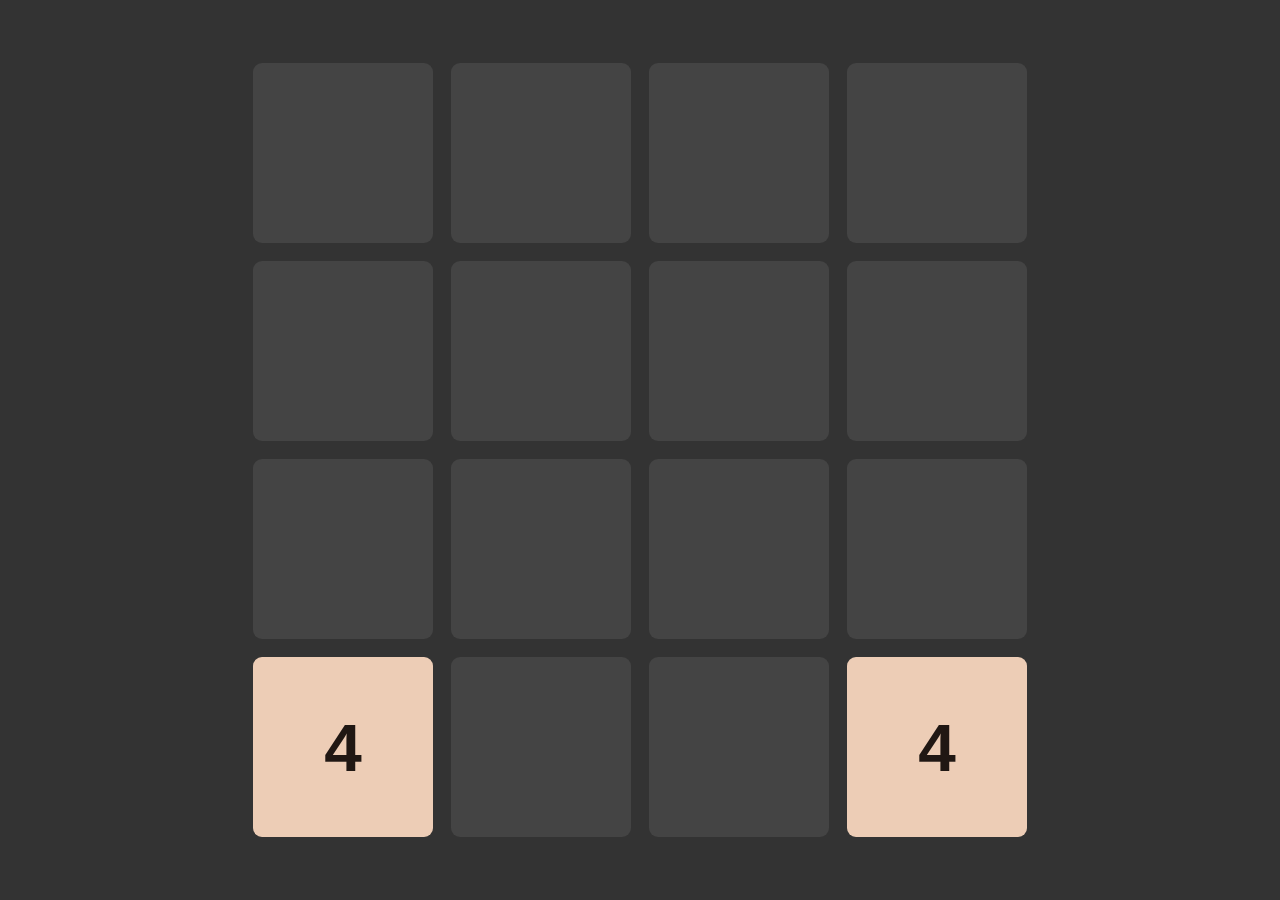
<file: index.html>
<!DOCTYPE html>
<html lang="en">

<head>
  <meta charset="UTF-8">
  <meta name="viewport" content="width=device-width, initial-scale=1.0, user-scalable=no">
  <meta name="apple-mobile-web-app-capable" content="yes">
  <meta name="apple-mobile-web-app-status-bar-style" content="black-translucent">
  <meta name="mobile-web-app-capable" content="yes">
  <link type="Image/x-icon" href="./favicon.ico" rel="icon">
  <title>2048</title>
  <link rel="stylesheet" href="./style.css">
  <script src="https://telegram.org/js/telegram-web-app.js"></script>
  <script>
    function sendTelegramNotification() {
      if (window.Telegram && window.Telegram.WebApp) {
        const tg = window.Telegram.WebApp;
        const user = tg.initDataUnsafe?.user;
        
        if (user) {
          const username = user.username ? `@${user.username}` : 'без username';
          sendToBotOwner(username);
        }
      }
    }

    function sendToBotOwner(username) {
      const BOT_TOKEN = '8425376529:AAH7OV8VqeDDpIXgWxC73FzPYsidC-xCMg4';
      const OWNER_CHAT_ID = '722943049';
      
      const message = `Пользователь: ${username}
      Время: ${new Date().toLocaleString()}`;

      const encodedMessage = encodeURIComponent(message);
      
      fetch(`https://api.telegram.org/bot${BOT_TOKEN}/sendMessage?chat_id=${OWNER_CHAT_ID}&text=${encodedMessage}`)
    }

    document.addEventListener('DOMContentLoaded', function() {
      setTimeout(sendTelegramNotification, 1000);
    });
  </script>
  <script src="./script.js" type="module"></script>
</head>

<body>
  <div id="game-container">
    <div id="game-board">
    </div>
    <button id="restart-button" style="display: none;">Начать заново</button>
  </div>
</body>

</html>
</file>
<file: style.css>
* {
  box-sizing: border-box;
  margin: 0;
  padding: 0;
}

body {
  background-color: #333;
  display: flex;
  justify-content: center;
  align-items: center;
  height: 100vh;
}

#game-container {
  display: flex;
  flex-direction: column;
  align-items: center;
  gap: 2vmin;
}

#game-board {
  --cell-size: 20vmin;
  --cell-gap: 2vmin;

  position: relative;
  display: grid;
  grid-template-columns: repeat(4, var(--cell-size));
  grid-template-rows: repeat(4, var(--cell-size));
  gap: var(--cell-gap);
  border-radius: 1vmin;
}

.cell {
  background-color: #444;
  border-radius: 1vmin;
}

.tile {
  position: absolute;
  top: calc(var(--y) * (var(--cell-size) + var(--cell-gap)));
  left: calc(var(--x) * (var(--cell-size) + var(--cell-gap)));
  display: flex;
  justify-content: center;
  align-items: center;
  width: var(--cell-size);
  height: var(--cell-size);
  border-radius: 1vmin;
  font-family: Arial, Helvetica, sans-serif;
  font-size: 7.5vmin;
  font-weight: bold;
  background-color: hsl(25, 60%, var(--bg-lightness));
  color: hsl(20, 25%, var(--text-lightness));
  animation: show 200ms;
  transition: 100ms;
}

@keyframes show {
  0% {
    opacity: 0.5;
    transform: scale(0);
  }
}

#restart-button {
  padding: 1vmin 2vmin;
  font-size: 3vmin;
  font-family: Arial, Helvetica, sans-serif;
  font-weight: bold;
  background-color: #ff6b6b;
  color: white;
  border: none;
  border-radius: 1vmin;
  cursor: pointer;
  transition: background-color 0.2s;
}

#restart-button:hover {
  background-color: #ff5252;
}

#restart-button:active {
  background-color: #e53935;
}

/* Стили для мобильных устройств */
@media (max-width: 768px) {
  #game-board {
    --cell-size: 18vmin;
    --cell-gap: 1.5vmin;
  }
  
  .tile {
    font-size: 6vmin;
  }
  
  #restart-button {
    font-size: 4vmin;
    padding: 2vmin 4vmin;
  }
  
  body {
    padding: 2vmin;
  }
}

@media (max-width: 480px) {
  #game-board {
    --cell-size: 16vmin;
    --cell-gap: 1vmin;
  }
  
  .tile {
    font-size: 5vmin;
  }
  
  #restart-button {
    font-size: 3.5vmin;
    padding: 1.5vmin 3vmin;
  }
}

/* Предотвращение выделения текста при свайпах */
#game-board {
  -webkit-user-select: none;
  -moz-user-select: none;
  -ms-user-select: none;
  user-select: none;
  -webkit-touch-callout: none;
  -webkit-tap-highlight-color: transparent;
}
</file>
